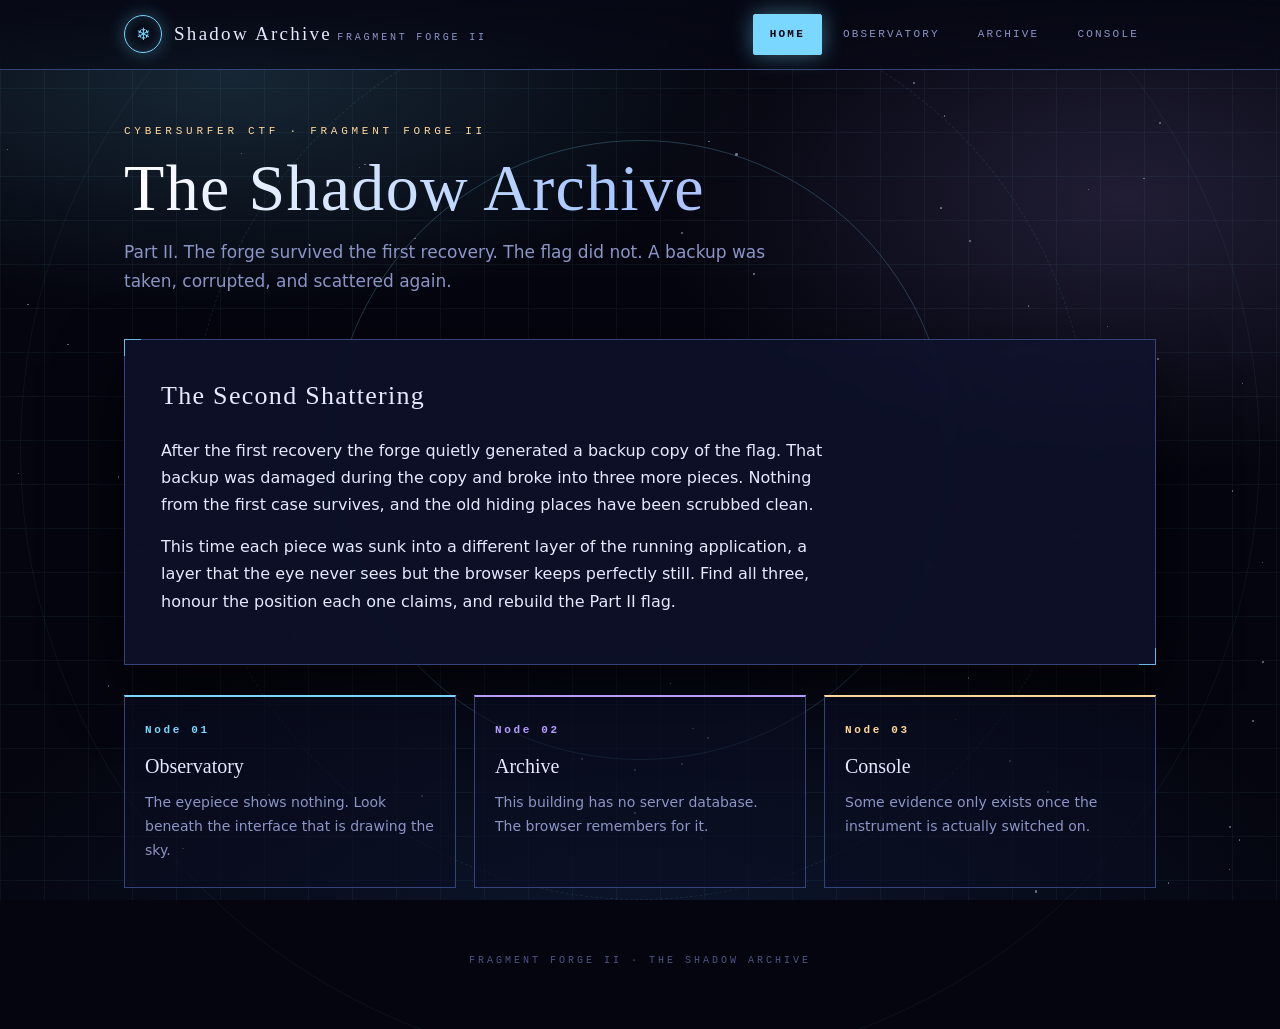
<file: index.html>
<!DOCTYPE html>
<html lang="en">
<head>
<meta charset="UTF-8">
<meta name="viewport" content="width=device-width,initial-scale=1">
<title>FRAGMENT FORGE II // The Shadow Archive</title>
<meta name="description" content="Fragment Forge II. A second shattering, hidden across three client-side layers.">
<link rel="stylesheet" href="assets/forge.css">
</head>
<body>
<span class="sky" data-sky aria-hidden="true"></span>
<span class="shell" data-orbits aria-hidden="true"></span>

<div class="shell">
<header class="orbit-nav">
  <div class="orbit-inner">
    <div class="mark">
      <span class="mark-glyph" aria-hidden="true">&#10052;</span>
      <span>
        <span class="mark-name">Shadow Archive</span>
        <span class="mark-sub">Fragment Forge II</span>
      </span>
    </div>
    <nav class="rung" aria-label="Observatory sections">
      <a class="here" href="index.html">Home</a>
      <a href="observatory.html">Observatory</a>
      <a href="archive.html">Archive</a>
      <a href="console.html">Console</a>
    </nav>
  </div>
</header>

<main>
  <section class="hero">
    <p class="kicker">Cybersurfer CTF &middot; Fragment Forge II</p>
    <h1>The Shadow Archive</h1>
    <p class="lead">Part II. The forge survived the first recovery. The flag did not. A backup was taken, corrupted, and scattered again.</p>
  </section>

  <section class="plate">
    <h2>The Second Shattering</h2>
    <p>
      After the first recovery the forge quietly generated a backup copy of the
      flag. That backup was damaged during the copy and broke into three more
      pieces. Nothing from the first case survives, and the old hiding places
      have been scrubbed clean.
    </p>
    <p>
      This time each piece was sunk into a different layer of the running
      application, a layer that the eye never sees but the browser keeps
      perfectly still. Find all three, honour the position each one claims,
      and rebuild the Part II flag.
    </p>
  </section>

  <ul class="legends">
    <li>
      <b>Node 01</b>
      <h4>Observatory</h4>
      <p>The eyepiece shows nothing. Look beneath the interface that is drawing the sky.</p>
    </li>
    <li>
      <b>Node 02</b>
      <h4>Archive</h4>
      <p>This building has no server database. The browser remembers for it.</p>
    </li>
    <li>
      <b>Node 03</b>
      <h4>Console</h4>
      <p>Some evidence only exists once the instrument is actually switched on.</p>
    </li>
  </ul>
</main>

<footer>Fragment Forge II &middot; The Shadow Archive</footer>
</div>

<script src="assets/forge.js"></script>
</body>
</html>
</file>
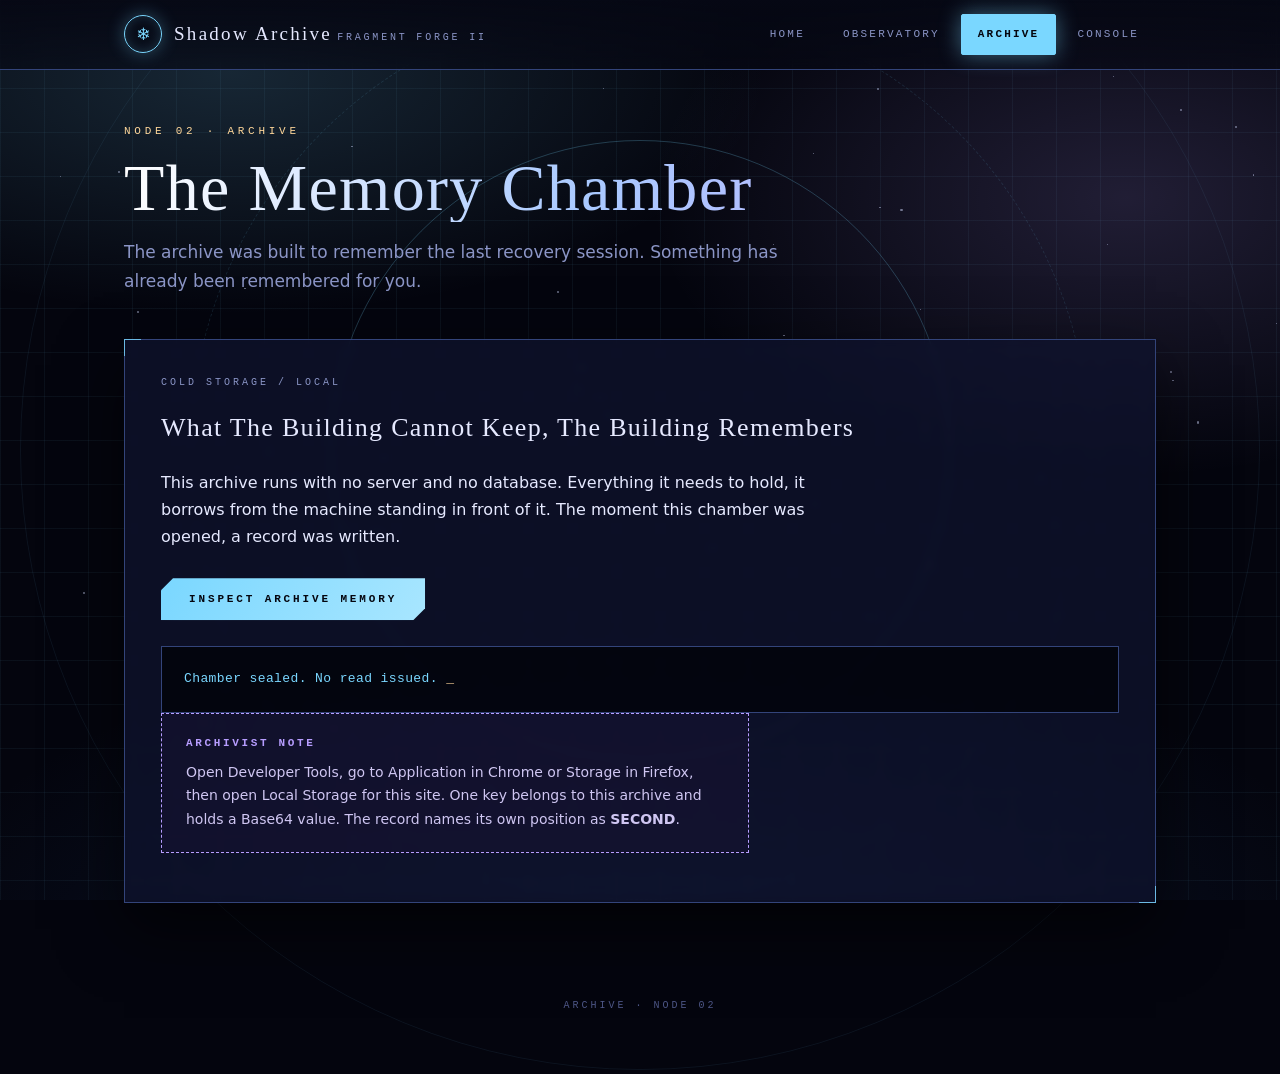
<file: archive.html>
<!DOCTYPE html>
<html lang="en">
<head>
<meta charset="UTF-8">
<meta name="viewport" content="width=device-width,initial-scale=1">
<title>Fragment Forge II // Archive</title>
<meta name="description" content="Fragment Forge II, Node 02. The memory chamber.">
<link rel="stylesheet" href="assets/forge.css">
</head>
<body>
<span class="sky" data-sky aria-hidden="true"></span>
<span class="shell" data-orbits aria-hidden="true"></span>

<div class="shell">
<header class="orbit-nav">
  <div class="orbit-inner">
    <div class="mark">
      <span class="mark-glyph" aria-hidden="true">&#10052;</span>
      <span>
        <span class="mark-name">Shadow Archive</span>
        <span class="mark-sub">Fragment Forge II</span>
      </span>
    </div>
    <nav class="rung" aria-label="Observatory sections">
      <a href="index.html">Home</a>
      <a href="observatory.html">Observatory</a>
      <a class="here" href="archive.html">Archive</a>
      <a href="console.html">Console</a>
    </nav>
  </div>
</header>

<main>
  <section class="hero">
    <p class="kicker">Node 02 &middot; Archive</p>
    <h1>The Memory Chamber</h1>
    <p class="lead">The archive was built to remember the last recovery session. Something has already been remembered for you.</p>
  </section>

  <section class="plate">
    <p class="node-tag">Cold Storage / Local</p>
    <h2>What The Building Cannot Keep, The Building Remembers</h2>
    <p>
      This archive runs with no server and no database. Everything it needs to
      hold, it borrows from the machine standing in front of it. The moment
      this chamber was opened, a record was written.
    </p>

    <div class="engages">
      <button class="engage" type="button" data-action="inspect">Inspect Archive Memory</button>
    </div>

    <div class="readout" id="result">Chamber sealed. No read issued.</div>

    <p class="annotation">
      <b>Archivist note</b>
      Open Developer Tools, go to Application in Chrome or Storage in Firefox,
      then open Local Storage for this site. One key belongs to this archive
      and holds a Base64 value. The record names its own position as
      <strong>SECOND</strong>.
    </p>
  </section>
</main>

<footer>Archive &middot; Node 02</footer>
</div>

<script src="assets/forge.js"></script>
<script src="assets/archive.js"></script>
</body>
</html>
</file>
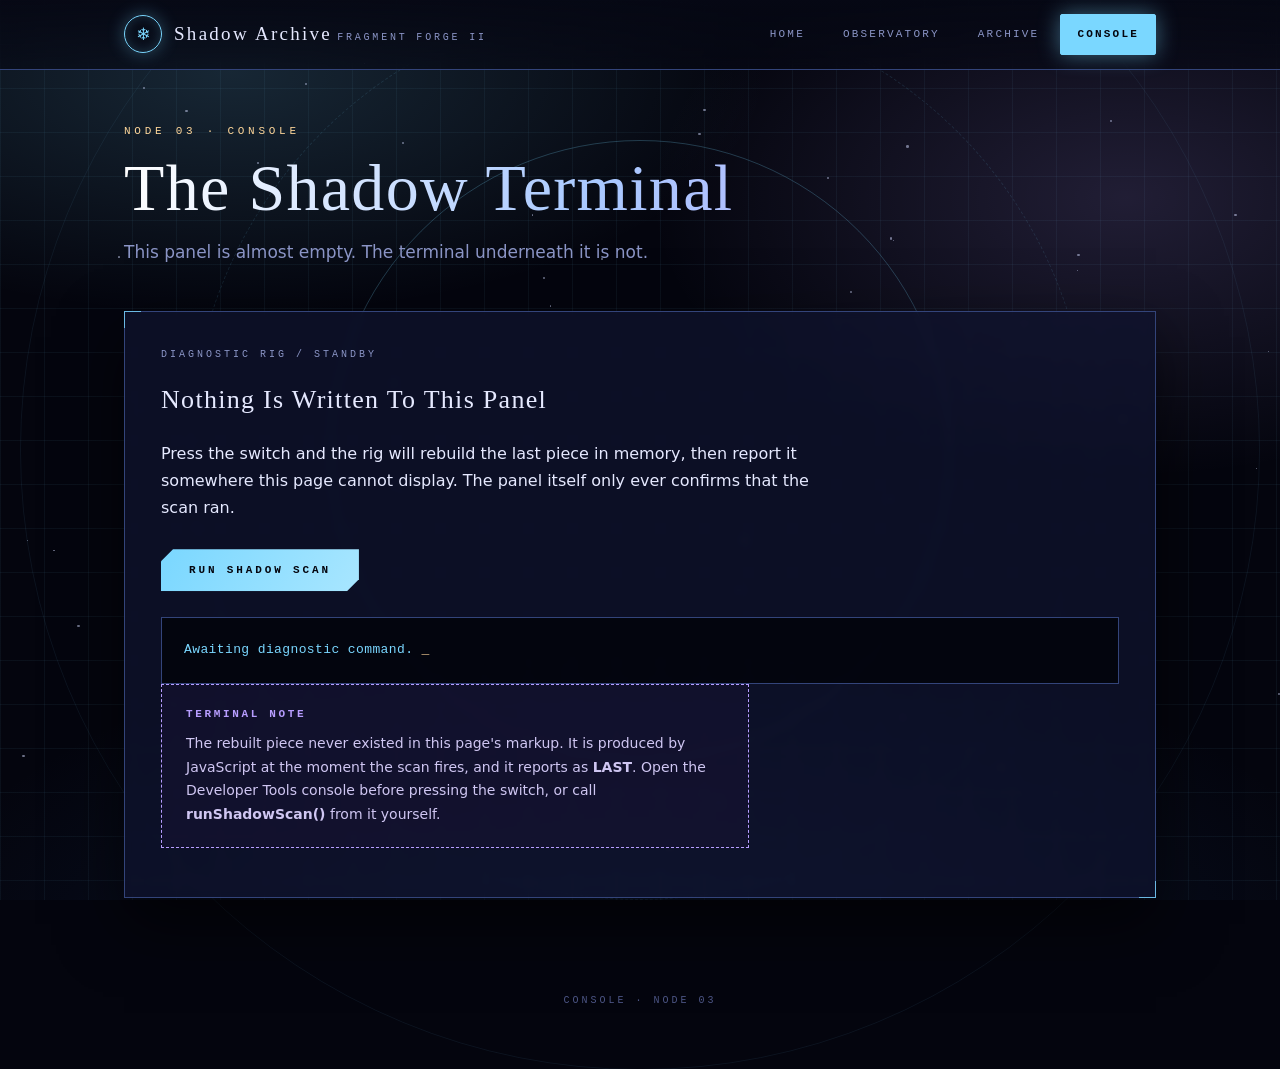
<file: console.html>
<!DOCTYPE html>
<html lang="en">
<head>
<meta charset="UTF-8">
<meta name="viewport" content="width=device-width,initial-scale=1">
<title>Fragment Forge II // Console</title>
<meta name="description" content="Fragment Forge II, Node 03. The shadow terminal.">
<link rel="stylesheet" href="assets/forge.css">
</head>
<body>
<span class="sky" data-sky aria-hidden="true"></span>
<span class="shell" data-orbits aria-hidden="true"></span>

<div class="shell">
<header class="orbit-nav">
  <div class="orbit-inner">
    <div class="mark">
      <span class="mark-glyph" aria-hidden="true">&#10052;</span>
      <span>
        <span class="mark-name">Shadow Archive</span>
        <span class="mark-sub">Fragment Forge II</span>
      </span>
    </div>
    <nav class="rung" aria-label="Observatory sections">
      <a href="index.html">Home</a>
      <a href="observatory.html">Observatory</a>
      <a href="archive.html">Archive</a>
      <a class="here" href="console.html">Console</a>
    </nav>
  </div>
</header>

<main>
  <section class="hero">
    <p class="kicker">Node 03 &middot; Console</p>
    <h1>The Shadow Terminal</h1>
    <p class="lead">This panel is almost empty. The terminal underneath it is not.</p>
  </section>

  <section class="plate">
    <p class="node-tag">Diagnostic Rig / Standby</p>
    <h2>Nothing Is Written To This Panel</h2>
    <p>
      Press the switch and the rig will rebuild the last piece in memory, then
      report it somewhere this page cannot display. The panel itself only ever
      confirms that the scan ran.
    </p>

    <div class="engages">
      <button class="engage" type="button" data-action="scan">Run Shadow Scan</button>
    </div>

    <div class="readout" id="screen">Awaiting diagnostic command.</div>

    <p class="annotation">
      <b>Terminal note</b>
      The rebuilt piece never existed in this page's markup. It is produced by
      JavaScript at the moment the scan fires, and it reports as
      <strong>LAST</strong>. Open the Developer Tools console before pressing
      the switch, or call <strong>runShadowScan()</strong> from it yourself.
    </p>
  </section>
</main>

<footer>Console &middot; Node 03</footer>
</div>

<script src="assets/forge.js"></script>
<script src="assets/shadow.js"></script>
<script src="assets/console.js"></script>
</body>
</html>
</file>
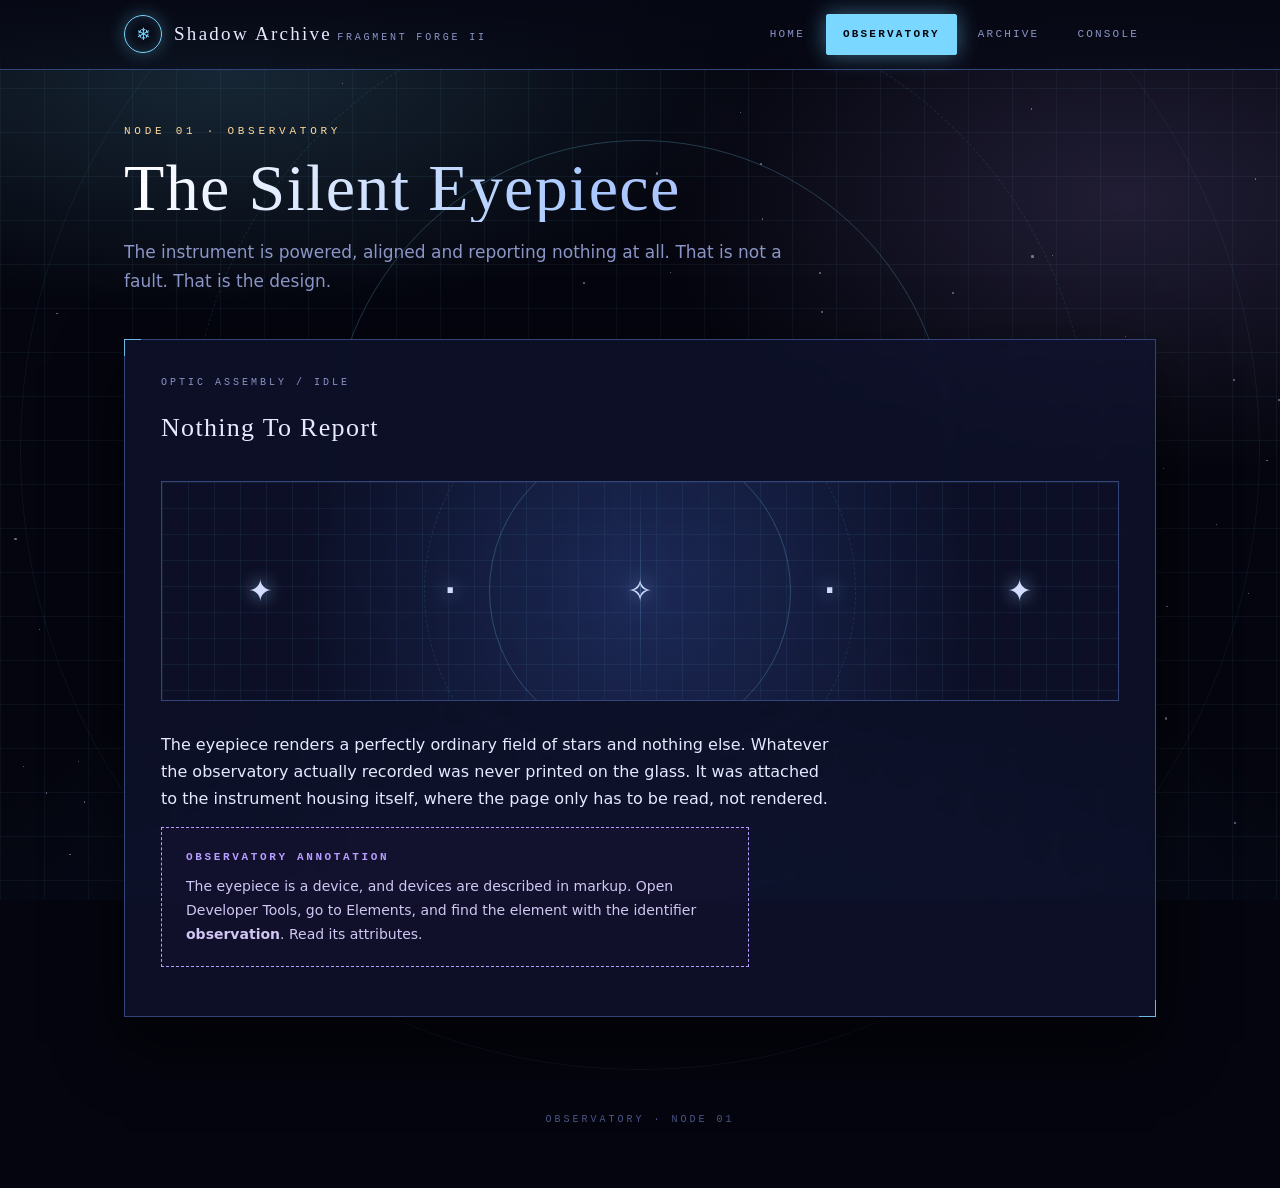
<file: observatory.html>
<!DOCTYPE html>
<html lang="en">
<head>
<meta charset="UTF-8">
<meta name="viewport" content="width=device-width,initial-scale=1">
<title>Fragment Forge II // Observatory</title>
<meta name="description" content="Fragment Forge II, Node 01. The silent eyepiece.">
<link rel="stylesheet" href="assets/forge.css">
</head>
<body>
<span class="sky" data-sky aria-hidden="true"></span>
<span class="shell" data-orbits aria-hidden="true"></span>

<div class="shell">
<header class="orbit-nav">
  <div class="orbit-inner">
    <div class="mark">
      <span class="mark-glyph" aria-hidden="true">&#10052;</span>
      <span>
        <span class="mark-name">Shadow Archive</span>
        <span class="mark-sub">Fragment Forge II</span>
      </span>
    </div>
    <nav class="rung" aria-label="Observatory sections">
      <a href="index.html">Home</a>
      <a class="here" href="observatory.html">Observatory</a>
      <a href="archive.html">Archive</a>
      <a href="console.html">Console</a>
    </nav>
  </div>
</header>

<main>
  <section class="hero">
    <p class="kicker">Node 01 &middot; Observatory</p>
    <h1>The Silent Eyepiece</h1>
    <p class="lead">The instrument is powered, aligned and reporting nothing at all. That is not a fault. That is the design.</p>
  </section>

  <section class="plate">
    <p class="node-tag">Optic Assembly / Idle</p>
    <h2>Nothing To Report</h2>

    <div class="scope" data-scope aria-hidden="true">
      <span class="mirror"></span>
      <b>&#10022;</b>
      <b>&#183;</b>
      <b>&#10023;</b>
      <b>&#183;</b>
      <b>&#10022;</b>
    </div>

    <p>
      The eyepiece renders a perfectly ordinary field of stars and nothing
      else. Whatever the observatory actually recorded was never printed on
      the glass. It was attached to the instrument housing itself, where the
      page only has to be read, not rendered.
    </p>

    <div id="observation"
         data-order="FIRST"
         data-integrity="b1f47a20cc"
         data-fragment="Y3liZXJzdXJmZXJDVEZ7dGgzX2Ywcmcz"></div>

    <p class="annotation">
      <b>Observatory annotation</b>
      The eyepiece is a device, and devices are described in markup. Open
      Developer Tools, go to Elements, and find the element with the
      identifier <strong>observation</strong>. Read its attributes.
    </p>
  </section>
</main>

<footer>Observatory &middot; Node 01</footer>
</div>

<script src="assets/forge.js"></script>
</body>
</html>
</file>
<file: assets/forge.css>
:root{
  --void:#04050e;
  --deep:#080c1e;
  --panel:rgba(15,20,46,.74);
  --panel-solid:#0d1229;
  --line:#33447a;
  --line-soft:rgba(122,215,255,.24);
  --star:#d3dcff;
  --text:#e6e9ff;
  --muted:#8b95c6;
  --accent:#7ad7ff;
  --violet:#b79dff;
  --gold:#ffd79a;
  --serif:"Iowan Old Style","Palatino Linotype",Palatino,Georgia,"Times New Roman",serif;
  --mono:ui-monospace,SFMono-Regular,Consolas,"Liberation Mono",monospace;
}
*{box-sizing:border-box}
html,body{margin:0;padding:0}
body{
  min-height:100vh;
  color:var(--text);
  font-family:system-ui,-apple-system,"Segoe UI",Roboto,sans-serif;
  font-size:16px;
  line-height:1.7;
  background-color:var(--void);
  background-image:
    radial-gradient(ellipse 70% 45% at 18% 8%,rgba(122,215,255,.16),transparent 60%),
    radial-gradient(ellipse 60% 50% at 88% 22%,rgba(183,157,255,.16),transparent 62%),
    radial-gradient(ellipse 90% 60% at 50% 108%,rgba(46,92,168,.22),transparent 65%),
    linear-gradient(rgba(122,215,255,.055) 1px,transparent 1px),
    linear-gradient(90deg,rgba(122,215,255,.055) 1px,transparent 1px);
  background-size:auto,auto,auto,44px 44px,44px 44px;
  background-attachment:fixed;
}
.sky{position:fixed;inset:0;pointer-events:none;z-index:0;overflow:hidden}
.sky i{
  position:absolute;
  width:2px;height:2px;
  border-radius:50%;
  background:var(--star);
  opacity:.5;
  animation:twinkle 5s ease-in-out infinite;
}
@keyframes twinkle{0%,100%{opacity:.14;transform:scale(.7)}50%{opacity:.85;transform:scale(1.25)}}
.orbit{
  position:fixed;
  border:1px solid var(--line-soft);
  border-radius:50%;
  pointer-events:none;
  z-index:0;
  top:50%;left:50%;
  transform:translate(-50%,-50%);
}
.orbit.o1{width:620px;height:620px}
.orbit.o2{width:900px;height:900px;border-style:dashed;opacity:.5}
.orbit.o3{width:1240px;height:1240px;opacity:.3}
.shell{position:relative;z-index:2}
.orbit-nav{
  position:sticky;
  top:0;
  z-index:30;
  backdrop-filter:blur(9px);
  background:linear-gradient(180deg,rgba(6,8,20,.94),rgba(6,8,20,.62));
  border-bottom:1px solid var(--line);
}
.orbit-inner{
  max-width:1080px;
  margin:0 auto;
  padding:14px 24px;
  display:flex;
  flex-wrap:wrap;
  gap:16px;
  align-items:center;
  justify-content:space-between;
}
.mark{
  display:flex;
  align-items:center;
  gap:12px;
}
.mark-glyph{
  width:38px;height:38px;
  border:1px solid var(--accent);
  border-radius:50%;
  display:grid;
  place-items:center;
  color:var(--accent);
  font-size:17px;
  box-shadow:0 0 18px rgba(122,215,255,.32),inset 0 0 12px rgba(122,215,255,.18);
}
.mark-name{font-family:var(--serif);font-size:19px;letter-spacing:.12em;line-height:1.1}
.mark-sub{font-family:var(--mono);font-size:10px;letter-spacing:.28em;color:var(--muted);text-transform:uppercase}
.rung{display:flex;flex-wrap:wrap;gap:4px}
.rung a{
  position:relative;
  font-family:var(--mono);
  font-size:11px;
  letter-spacing:.2em;
  text-transform:uppercase;
  text-decoration:none;
  color:var(--muted);
  padding:10px 16px;
  border:1px solid transparent;
  border-radius:2px;
  transition:color .2s ease,border-color .2s ease,background .2s ease;
}
.rung a:hover{color:var(--accent);border-color:var(--line-soft)}
.rung a.here{
  color:var(--void);
  background:var(--accent);
  border-color:var(--accent);
  font-weight:700;
  box-shadow:0 0 22px rgba(122,215,255,.45);
}
main{max-width:1080px;margin:0 auto;padding:52px 24px 30px}
.hero{margin:0 0 44px;position:relative}
.hero .kicker{
  font-family:var(--mono);
  font-size:11px;
  letter-spacing:.34em;
  text-transform:uppercase;
  color:var(--gold);
  margin:0 0 14px;
}
.hero h1{
  font-family:var(--serif);
  font-weight:400;
  font-size:clamp(38px,7vw,66px);
  line-height:1.02;
  letter-spacing:.02em;
  margin:0 0 16px;
  background:linear-gradient(100deg,#ffffff,#a9c9ff 45%,#c6a9ff);
  -webkit-background-clip:text;
  background-clip:text;
  color:transparent;
}
.hero p.lead{margin:0;max-width:62ch;color:var(--muted);font-size:17px}
.plate{
  position:relative;
  background:var(--panel);
  border:1px solid var(--line);
  padding:34px 36px;
  margin:0 0 30px;
  backdrop-filter:blur(4px);
  box-shadow:0 26px 60px rgba(0,0,0,.6);
}
.plate::before,.plate::after{
  content:"";
  position:absolute;
  width:16px;height:16px;
  border:1px solid var(--accent);
  opacity:.8;
}
.plate::before{top:-1px;left:-1px;border-right:0;border-bottom:0}
.plate::after{bottom:-1px;right:-1px;border-left:0;border-top:0}
.plate h2{
  font-family:var(--serif);
  font-weight:400;
  font-size:26px;
  letter-spacing:.05em;
  margin:0 0 18px;
}
.plate h3{font-family:var(--serif);font-weight:400;font-size:19px;margin:0 0 12px}
.plate p{margin:0 0 15px;max-width:66ch}
.node-tag{
  font-family:var(--mono);
  font-size:10px;
  letter-spacing:.3em;
  text-transform:uppercase;
  color:var(--muted);
  margin:0 0 8px;
}
.legends{
  display:grid;
  grid-template-columns:repeat(3,1fr);
  gap:18px;
  margin:30px 0 0;
  padding:0;
  list-style:none;
}
.legends li{
  position:relative;
  border:1px solid var(--line);
  border-top:2px solid var(--accent);
  background:rgba(10,14,34,.6);
  padding:24px 20px;
  transition:transform .25s ease,border-color .25s ease,box-shadow .25s ease;
}
.legends li:hover{transform:translateY(-5px);border-color:var(--accent);box-shadow:0 18px 40px rgba(0,0,0,.55)}
.legends li:nth-child(2){border-top-color:var(--violet)}
.legends li:nth-child(3){border-top-color:var(--gold)}
.legends b{
  font-family:var(--mono);
  font-size:11px;
  letter-spacing:.24em;
  color:var(--accent);
  display:block;
  margin-bottom:10px;
}
.legends li:nth-child(2) b{color:var(--violet)}
.legends li:nth-child(3) b{color:var(--gold)}
.legends h4{font-family:var(--serif);font-weight:400;font-size:20px;margin:0 0 8px}
.legends p{margin:0;font-size:14px;color:var(--muted)}
.scope{
  position:relative;
  height:220px;
  border:1px solid var(--line);
  background:
    radial-gradient(circle at 50% 50%,rgba(60,92,180,.35),transparent 70%),
    linear-gradient(rgba(122,215,255,.07) 1px,transparent 1px),
    linear-gradient(90deg,rgba(122,215,255,.07) 1px,transparent 1px);
  background-size:auto,26px 26px,26px 26px;
  display:flex;
  align-items:center;
  justify-content:space-around;
  margin:30px 0;
  overflow:hidden;
}
.scope::before,.scope::after{
  content:"";
  position:absolute;
  border:1px solid var(--line-soft);
  border-radius:50%;
  top:50%;left:50%;
  transform:translate(-50%,-50%);
}
.scope::before{width:300px;height:300px}
.scope::after{width:430px;height:430px;border-style:dashed;opacity:.5}
.scope b{
  position:relative;
  z-index:2;
  font-size:30px;
  color:var(--star);
  text-shadow:0 0 18px rgba(160,200,255,.9);
  animation:drift 7s ease-in-out infinite;
}
.scope b:nth-child(2){animation-delay:.9s}
.scope b:nth-child(3){animation-delay:1.8s}
.scope b:nth-child(4){animation-delay:2.7s}
.scope b:nth-child(5){animation-delay:3.6s}
@keyframes drift{0%,100%{transform:translateY(0);opacity:.35}50%{transform:translateY(-11px);opacity:1}}
.mirror{
  position:absolute;
  width:1px;
  height:100%;
  left:50%;
  top:0;
  background:linear-gradient(180deg,transparent,var(--line-soft),transparent);
}
.readout{
  font-family:var(--mono);
  font-size:13px;
  line-height:1.9;
  letter-spacing:.03em;
  color:var(--accent);
  background:rgba(2,3,10,.82);
  border:1px solid var(--line);
  padding:20px 22px;
  margin:26px 0 0;
  min-height:58px;
  word-break:break-word;
}
.readout::after{content:" _";animation:caret 1.1s steps(2) infinite;color:var(--gold)}
@keyframes caret{0%,50%{opacity:1}51%,100%{opacity:0}}
.engage{
  font-family:var(--mono);
  font-size:11px;
  letter-spacing:.26em;
  text-transform:uppercase;
  font-weight:700;
  color:var(--void);
  background:linear-gradient(120deg,var(--accent),#a8e6ff);
  border:0;
  padding:15px 28px;
  cursor:pointer;
  clip-path:polygon(12px 0,100% 0,100% calc(100% - 12px),calc(100% - 12px) 100%,0 100%,0 12px);
  box-shadow:0 0 26px rgba(122,215,255,.4);
  transition:transform .18s ease,box-shadow .18s ease,filter .18s ease;
}
.engage:hover{transform:translateY(-3px);box-shadow:0 8px 34px rgba(122,215,255,.6);filter:brightness(1.08)}
.engage:active{transform:translateY(1px)}
.engages{display:flex;flex-wrap:wrap;gap:14px;align-items:center;margin:28px 0 0}
.annotation{
  margin:30px 0 0;
  padding:20px 24px;
  border:1px dashed var(--violet);
  background:rgba(24,18,50,.5);
  color:#cfc6f2;
  font-size:14px;
}
.annotation b{
  font-family:var(--mono);
  font-size:11px;
  letter-spacing:.24em;
  text-transform:uppercase;
  color:var(--violet);
  display:block;
  margin-bottom:8px;
}
footer{
  position:relative;
  z-index:2;
  text-align:center;
  padding:34px 20px 60px;
  font-family:var(--mono);
  font-size:10px;
  letter-spacing:.3em;
  text-transform:uppercase;
  color:#4d5686;
}
@media(max-width:860px){
  .legends{grid-template-columns:1fr}
  main{padding:36px 18px 24px}
  .plate{padding:24px 20px}
  .scope{height:170px}
  .scope::after{width:300px;height:300px}
}
</file>
